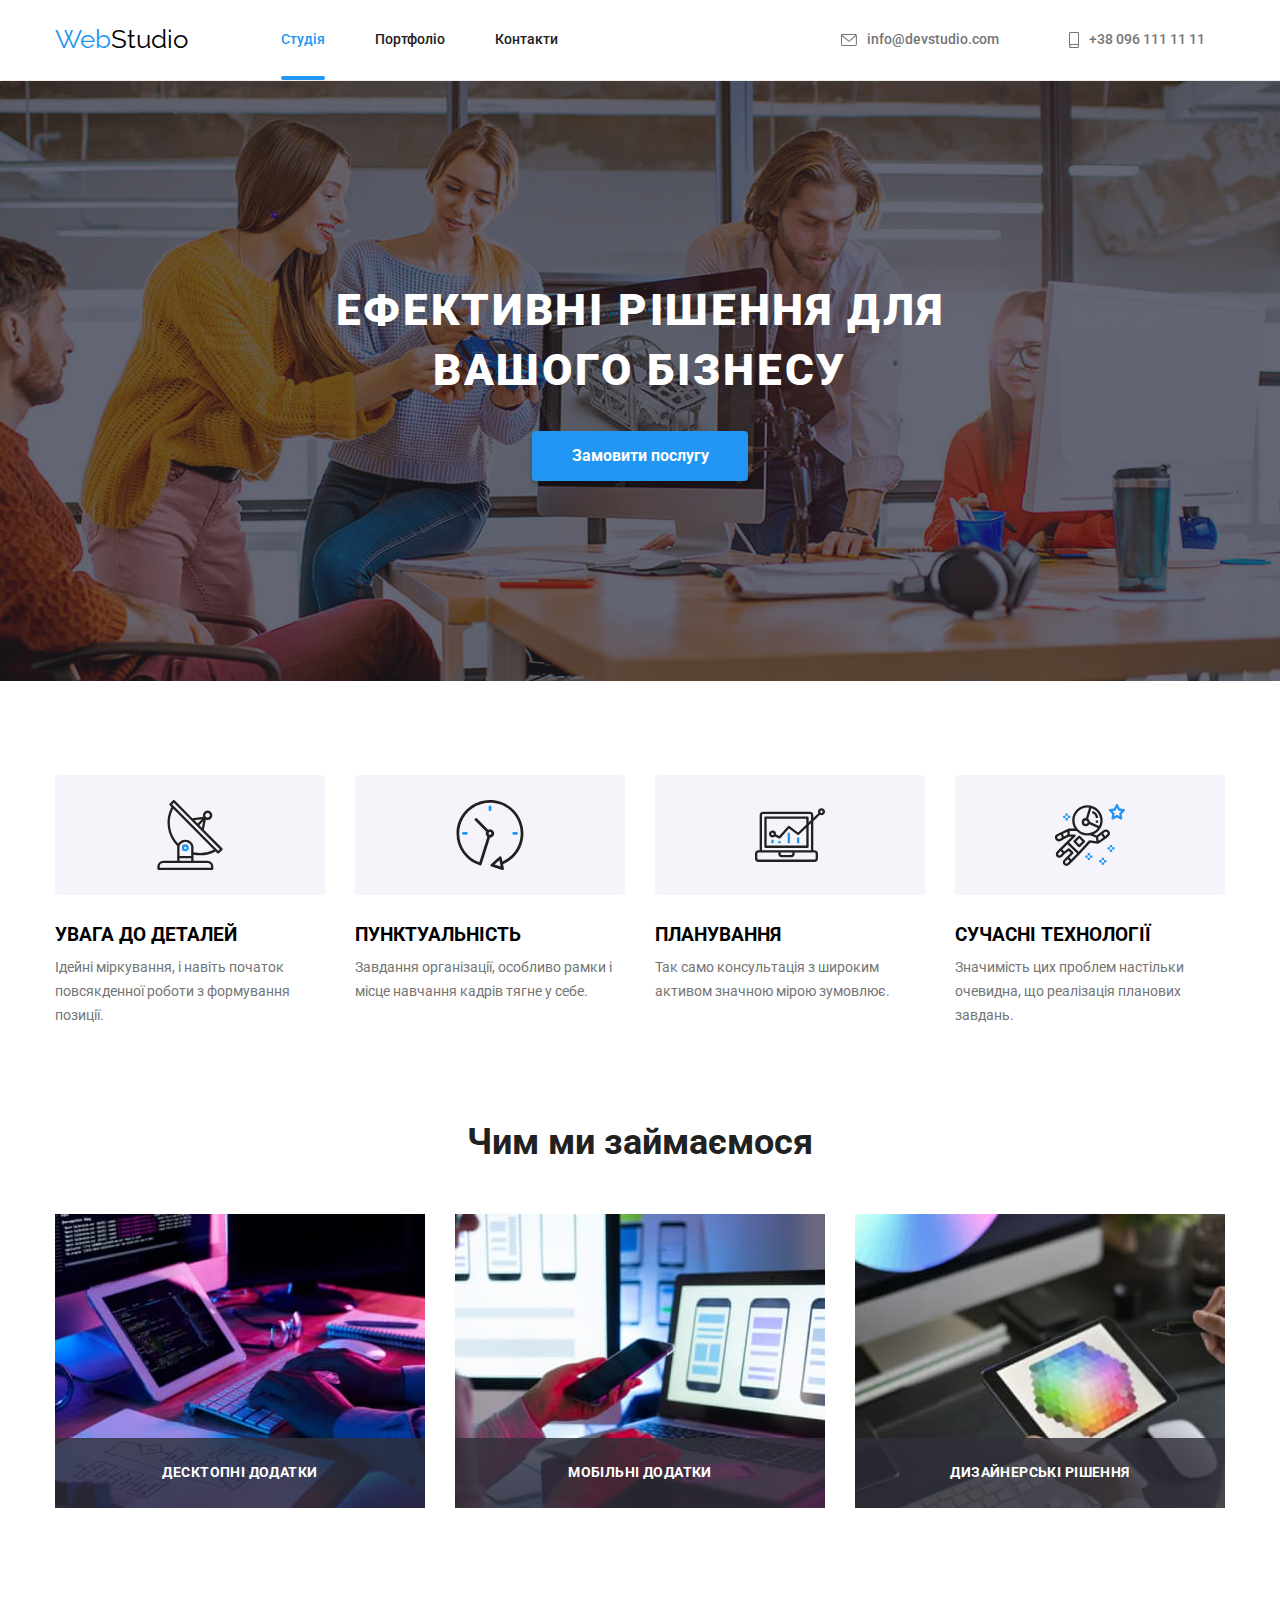
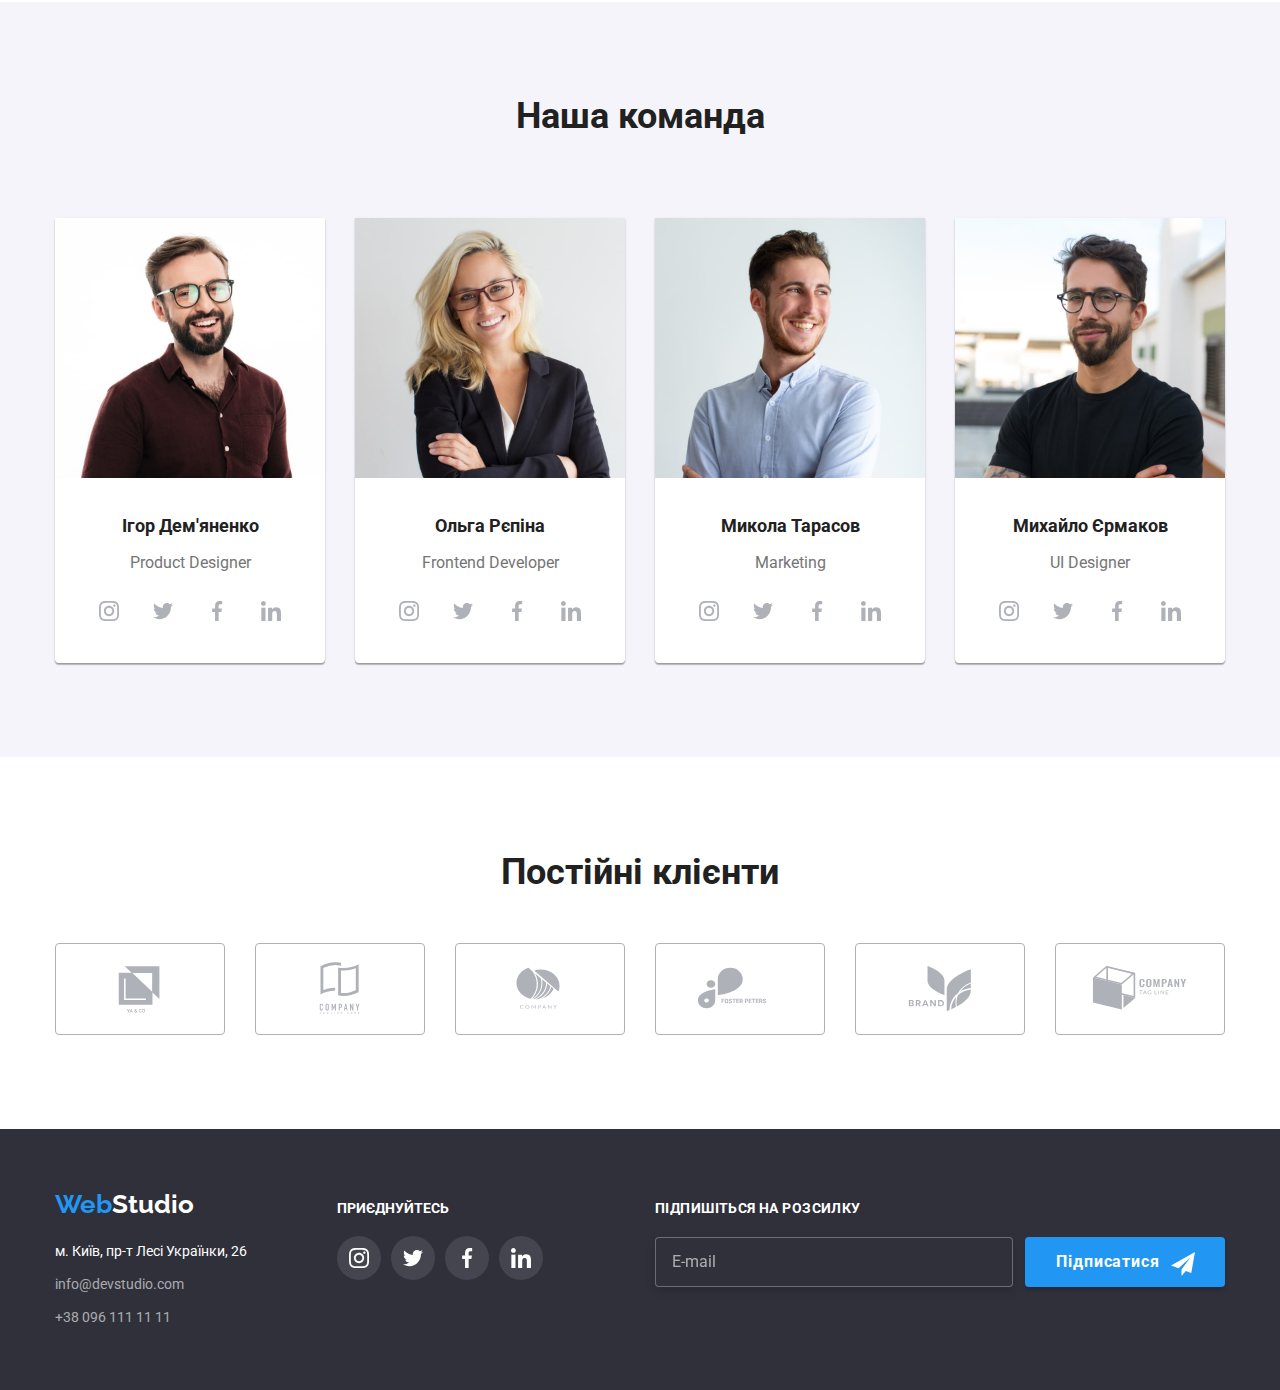
<file: index.html>
<!DOCTYPE html>
<html lang="uk">
  <head>
    <meta charset="UTF-8" />
    <meta http-equiv="X-UA-Compatible" content="IE=edge" />
    <meta name="viewport" content="width=device-width, initial-scale=1.0" />
    <title>Студия</title>
    <link rel="preconnect" href="https://fonts.googleapis.com" />
    <link rel="preconnect" href="https://fonts.gstatic.com" crossorigin />
    <link
      href="https://fonts.googleapis.com/css2?family=Raleway:wght@700&family=Roboto:wght@400;500;700;900&display=swap"
      rel="stylesheet"
    />
    <link
      rel="stylesheet"
      href="https://cdnjs.cloudflare.com/ajax/libs/modern-normalize/1.1.0/modern-normalize.min.css"
    />
    <link rel="stylesheet" href="./css/styles.css" />
  </head>
  <body>
    <!-- header -->
    <header>
      <div class="container main-nav">
        <a href="/" class="logo"> <span class="logo-color">Web</span>Studio </a>
        <nav>
          <ul class="site-nav list">
            <li class="item">
              <a
                class="link-header current"
                href="./index.html"
                class="menu-link"
                >Студія</a
              >
            </li>
            <li class="item">
              <a class="link-header" href="./portfolio.html" class="menu-link"
                >Портфоліо</a
              >
            </li>
            <li class="item">
              <a class="link-header" href="#" class="menu-link">Контакти</a>
            </li>
          </ul>
        </nav>
        <ul class="header-nav list">
          <li class="item icon-envelope">
            <a
              class="header-mail envelope-link"
              href="mailto:info@devstudio.com"
            >
              <svg class="header-mail" width="16" height="12">
                <use href="./image/icons.svg#envelope"></use>
              </svg>

              info@devstudio.com</a
            >
          </li>
          <li class="item icon-smartphone">
            <svg class="header-contact" width="10" height="16">
              <use href="./image/icons.svg#smartphone"></use>
            </svg>
            <a class="header-contact smartphone-link" href="tel:+380961111111"
              >+38 096 111 11 11</a
            >
          </li>
        </ul>
      </div>
    </header>
    <main>
      <!-- section 1  Ефективні рішення -->
      <section class="section-one section">
        <div class="container">
          <h1 class="title-one">
            Ефективні рішення для <br />
            вашого бізнесу
          </h1>
          <button class="button-hero pointer" type="button" data-modal-open>
            Замовити послугу
          </button>
        </div>
        <div class="backdrop is-hidden" data-modal>
          <div class="modal">
            <form class="form">
              <div class="form-title">
                <p>Залиште свої дані, ми вам передзвонимо</p>
              </div>

              <div class="form-field">
                <label for="name" class="form-label">Ім'я</label>

                <input
                  class="form-input"
                  type="text"
                  name="user-name"
                  id="name"
                />
                <span class="icon">
                  <svg class="icon-modal">
                    <use href="./image/icons.svg#person-modal"></use>
                  </svg>
                </span>
              </div>

              <div class="form-field">
                <label for="tel" class="form-label">Телефон</label>

                <input class="form-input" type="tel" name="user-tel" id="tel" />
                <span class="icon">
                  <svg class="icon-modal">
                    <use href="./image/icons.svg#phone-modal"></use>
                  </svg>
                </span>
              </div>

              <div class="form-field">
                <label for="mail" class="form-label">Пошта</label>

                <input
                  class="form-input"
                  type="email"
                  name="user-mail"
                  id="mail"
                />
                <span class="icon">
                  <svg class="icon-modal">
                    <use href="./image/icons.svg#email-modal"></use>
                  </svg>
                </span>
              </div>

              <div class="form-field">
                <label for="comment">Коментар</label>
                <textarea
                  class="comment"
                  name="comment"
                  id="comment"
                  placeholder="Введіть текст"
                  rows="5"
                ></textarea>
              </div>

              <div class="policyty">
                <label class="field" for="agree">
                  <input
                    class="checkbox"
                    type="checkbox"
                    name="agree"
                    value=""
                    id="agree"
                  />
                  <span class="icon-checked"></span> Погоджуюся з розсилкою та
                  приймаю
                  <span class="label"
                    ><a class="terms" href="#">Умови договору</a></span
                  ></label
                >
              </div>

              <button class="modal-submit" type="submit">Відправити</button>
            </form>
            <button class="btn-close" type="button" data-modal-close>
              <svg class="button-close-icon">
                <use href="./image/icons.svg#icon-close"></use>
              </svg>
            </button>
          </div>
        </div>
      </section>
      <!-- section 2 Наші переваги -->
      <section class="feature section">
        <div class="container">
          <h2 hidden>Особливості</h2>
          <ul class="feature-list list">
            <li class="item icon-antenna">
              <h3 class="section-title">УВАГА ДО ДЕТАЛЕЙ</h3>
              <p class="section-two">
                Ідейні міркування, і навіть початок повсякденної роботи з
                формування позиції.
              </p>
            </li>
            <li class="item icon-clock">
              <h3 class="section-title">ПУНКТУАЛЬНІСТЬ</h3>
              <p class="section-two">
                Завдання організації, особливо рамки і місце навчання кадрів
                тягне у себе.
              </p>
            </li>
            <li class="item icon-diagram">
              <h3 class="section-title">ПЛАНУВАННЯ</h3>
              <p class="section-two">
                Так само консультація з широким активом значною мірою зумовлює.
              </p>
            </li>
            <li class="item icon-astronaut">
              <h3 class="section-title">СУЧАСНІ ТЕХНОЛОГІЇ</h3>
              <p class="section-two">
                Значимість цих проблем настільки очевидна, що реалізація
                планових завдань.
              </p>
            </li>
          </ul>
        </div>
      </section>
      <!-- section 3 Чим ми займаємося -->
      <section class="examples section">
        <div class="container">
          <h2 class="section-three">Чим ми займаємося</h2>
          <ul class="list examples-list">
            <li class="item">
              <div class="work-thumb">
                <img src="./image/box1.jpg" alt="photo our work1" width="370" />
                <div class="work-label">
                  <h3 class="workthubm-text">Десктопні додатки</h3>
                </div>
              </div>
            </li>
            <li class="item">
              <div class="work-thumb">
                <img src="./image/box2.jpg" alt="photo our work2" width="370" />
                <div class="work-label">
                  <h3 class="workthubm-text">Мобільні додатки</h3>
                </div>
              </div>
            </li>
            <li class="item">
              <div class="work-thumb">
                <img src="./image/box3.jpg" alt="photo our work3" width="370" />
                <div class="work-label">
                  <h3 class="workthubm-text">Дизайнерські рішення</h3>
                </div>
              </div>
            </li>
          </ul>
        </div>
      </section>
      <!-- section 4 Наша команда -->
      <section class="secondary-section section">
        <div class="container">
          <h2 class="section-four">Наша команда</h2>
          <div class="team-text">
            <ul class="cards list team-list">
              <li class="card">
                <img
                  class="card-image"
                  src="./image/worker1.jpg"
                  alt="Product Designer"
                  width="270"
                />
                <div class="members">
                  <h3 class="card-title">Ігор Дем'яненко</h3>
                  <p class="card-description">Product Designer</p>
                  <div>
                    <ul class="social-link list">
                      <li class="net-item">
                        <a class="net-link link" href="">
                          <svg class="link-icon">
                            <use href="./image/icons.svg#instagram"></use>
                          </svg>
                        </a>
                      </li>
                      <li class="net-item">
                        <a class="net-link link" href="">
                          <svg class="link-icon">
                            <use href="./image/icons.svg#twitter"></use>
                          </svg>
                        </a>
                      </li>
                      <li class="net-item">
                        <a class="net-link link" href="">
                          <svg class="link-icon">
                            <use href="./image/icons.svg#facebook"></use>
                          </svg>
                        </a>
                      </li>
                      <li class="net-item">
                        <a class="net-link link" href="">
                          <svg class="link-icon">
                            <use href="./image/icons.svg#linkedin"></use>
                          </svg>
                        </a>
                      </li>
                    </ul>
                  </div>
                </div>
              </li>

              <li class="card">
                <img
                  class="card-image"
                  src="./image/worker2.jpg"
                  alt="Frontend Developer"
                  width="270"
                />
                <div class="members">
                  <h3 class="card-title">Ольга Рєпіна</h3>
                  <p class="card-description">Frontend Developer</p>
                  <div>
                    <ul class="social-link list">
                      <li class="net-item">
                        <a class="net-link link" href="">
                          <svg class="link-icon">
                            <use href="./image/icons.svg#instagram"></use>
                          </svg>
                        </a>
                      </li>
                      <li class="net-item">
                        <a class="net-link link" href="">
                          <svg class="link-icon">
                            <use href="./image/icons.svg#twitter"></use>
                          </svg>
                        </a>
                      </li>
                      <li class="net-item">
                        <a class="net-link link" href="">
                          <svg class="link-icon">
                            <use href="./image/icons.svg#facebook"></use>
                          </svg>
                        </a>
                      </li>
                      <li class="net-item">
                        <a class="net-link link" href="">
                          <svg class="link-icon">
                            <use href="./image/icons.svg#linkedin"></use>
                          </svg>
                        </a>
                      </li>
                    </ul>
                  </div>
                </div>
              </li>

              <li class="card">
                <img
                  class="card-image"
                  src="./image/worker3.jpg"
                  alt="Marketing"
                  width="270"
                />
                <div class="members">
                  <h3 class="card-title">Микола Тарасов</h3>
                  <p class="card-description">Marketing</p>
                  <div>
                    <ul class="social-link list">
                      <li class="net-item">
                        <a class="net-link link" href="">
                          <svg class="link-icon">
                            <use href="./image/icons.svg#instagram"></use>
                          </svg>
                        </a>
                      </li>
                      <li class="net-item">
                        <a class="net-link link" href="">
                          <svg class="link-icon">
                            <use href="./image/icons.svg#twitter"></use>
                          </svg>
                        </a>
                      </li>
                      <li class="net-item">
                        <a class="net-link link" href="">
                          <svg class="link-icon">
                            <use href="./image/icons.svg#facebook"></use>
                          </svg>
                        </a>
                      </li>
                      <li class="net-item">
                        <a class="net-link link" href="">
                          <svg class="link-icon">
                            <use href="./image/icons.svg#linkedin"></use>
                          </svg>
                        </a>
                      </li>
                    </ul>
                  </div>
                </div>
              </li>
              <li class="card">
                <img
                  class="card-image"
                  src="./image/worker4.jpg"
                  alt="UI Designer"
                  width="270"
                />
                <div class="members">
                  <h3 class="card-title">Михайло Єрмаков</h3>
                  <p class="card-description">UI Designer</p>
                  <div>
                    <ul class="social-link list">
                      <li class="net-item">
                        <a class="net-link link" href="">
                          <svg class="link-icon">
                            <use href="./image/icons.svg#instagram"></use>
                          </svg>
                        </a>
                      </li>
                      <li class="net-item">
                        <a class="net-link link" href="">
                          <svg class="link-icon">
                            <use href="./image/icons.svg#twitter"></use>
                          </svg>
                        </a>
                      </li>
                      <li class="net-item">
                        <a class="net-link link" href="">
                          <svg class="link-icon">
                            <use href="./image/icons.svg#facebook"></use>
                          </svg>
                        </a>
                      </li>
                      <li class="net-item">
                        <a class="net-link link" href="">
                          <svg class="link-icon">
                            <use href="./image/icons.svg#linkedin"></use>
                          </svg>
                        </a>
                      </li>
                    </ul>
                  </div>
                </div>
              </li>
            </ul>
          </div>
        </div>
      </section>
      <section class="section">
        <div class="container">
          <h2 class="section-five">Постійні клієнти</h2>
          <ul class="clients-list">
            <li class="clients">
              <a class="client-link" href="#"
                ><svg class="clients-icon">
                  <use href="./image/icons.svg#yaco"></use>
                </svg>
              </a>
            </li>
            <li class="clients">
              <a class="client-link" href="#"
                ><svg class="clients-icon">
                  <use href="./image/icons.svg#tagline"></use>
                </svg>
              </a>
            </li>
            <li class="clients">
              <a class="client-link" href="#"
                ><svg class="clients-icon">
                  <use href="./image/icons.svg#company"></use>
                </svg>
              </a>
            </li>
            <li class="clients">
              <a class="client-link" href="#"
                ><svg class="clients-icon">
                  <use href="./image/icons.svg#foster"></use>
                </svg>
              </a>
            </li>
            <li class="clients">
              <a class="client-link" href="#"
                ><svg class="clients-icon">
                  <use href="./image/icons.svg#brand"></use>
                </svg>
              </a>
            </li>
            <li class="clients">
              <a class="client-link" href="#"
                ><svg class="clients-icon">
                  <use href="./image/icons.svg#companytagline"></use>
                </svg>
              </a>
            </li>
          </ul>
        </div>
      </section>
    </main>
    <!-- footer Контакти -->
    <footer class="footer-section">
      <div class="container footer-container">
        <div class="wrapper">
          <a href="#" class="logo-footer"
            ><span class="logo-color">Web</span>Studio</a
          >
          <address>
            <ul class="list">
              <li>
                <a class="footer-adress" href="#"
                  >м. Київ, пр-т Лесі Українки, 26</a
                >
              </li>
              <li>
                <a class="footer-contact" href="mailto:info@devstudio.com"
                  >info@devstudio.com</a
                >
              </li>
              <li class="tel">
                <a class="footer-contact" href="tel:+380961111111"
                  >+38 096 111 11 11</a
                >
              </li>
            </ul>
          </address>
        </div>
        <div class="footer-link">
          <p><strong class="slogan-footer">Приєднуйтесь</strong></p>
          <ul class="social-link list">
            <li class="net-item">
              <a class="net-link join-link link" href="">
                <svg class="link-icon">
                  <use href="./image/icons.svg#instagram"></use>
                </svg>
              </a>
            </li>
            <li class="net-item">
              <a class="net-link join-link link" href="">
                <svg class="link-icon">
                  <use href="./image/icons.svg#twitter"></use>
                </svg>
              </a>
            </li>
            <li class="net-item">
              <a class="net-link join-link link" href="">
                <svg class="link-icon">
                  <use href="./image/icons.svg#facebook"></use>
                </svg>
              </a>
            </li>
            <li class="net-item">
              <a class="net-link join-link link" href="">
                <svg class="link-icon">
                  <use href="./image/icons.svg#linkedin"></use>
                </svg>
              </a>
            </li>
          </ul>
        </div>
        <div>
          <form class="form-subscribe" action="">
            <div class="form-field-footer">
              <label class="subscribe-text" for="text"
                >Підпишіться на розсилку</label
              >
              <input
                class="subscribe-input"
                type="email"
                name="user-mail"
                id="email"
                placeholder="E-mail"
              />
            </div>
            <button class="subscribe" type="submit">
              Підписатися<svg class="icon-send">
                <use href="./image/icons.svg#icon-send"></use>
              </svg>
            </button>
          </form>
        </div>
      </div>
    </footer>
    <script src="./js/modal.js"></script>
  </body>
</html>
</file>
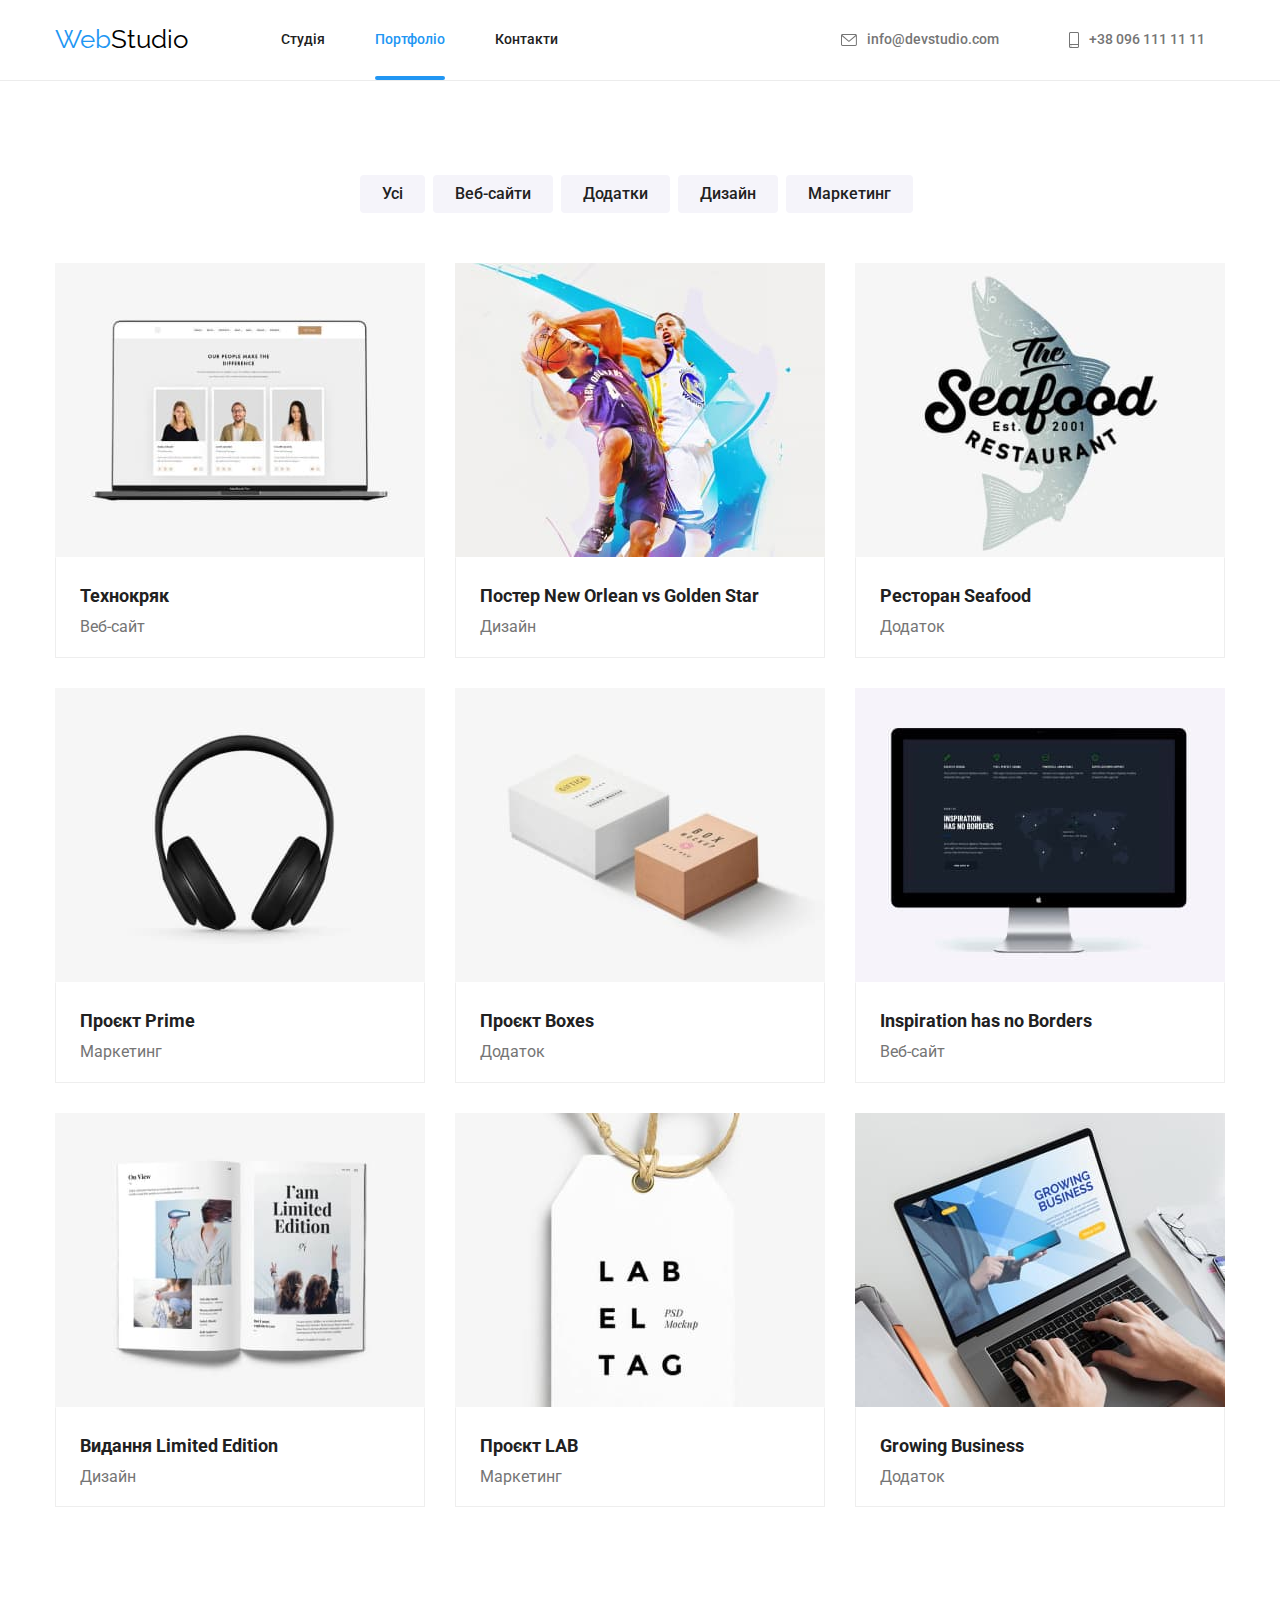
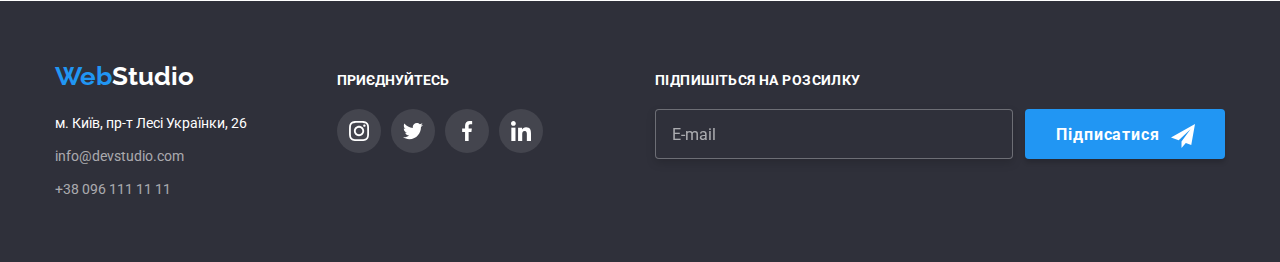
<file: portfolio.html>
<!DOCTYPE html>
<html lang="uk">
  <head>
    <meta charset="UTF-8" />
    <meta http-equiv="X-UA-Compatible" content="IE=edge" />
    <meta name="viewport" content="width=device-width, initial-scale=1.0" />
    <title>Портфолио</title>
    <link rel="preconnect" href="https://fonts.googleapis.com" />
    <link rel="preconnect" href="https://fonts.gstatic.com" crossorigin />
    <link
      href="https://fonts.googleapis.com/css2?family=Raleway:wght@700&family=Roboto:wght@400;500;700;900&display=swap"
      rel="stylesheet"
    />
    <link
      rel="stylesheet"
      href="https://cdnjs.cloudflare.com/ajax/libs/modern-normalize/1.1.0/modern-normalize.min.css"
    />
    <link rel="stylesheet" href="./css/styles.css" />
  </head>
  <body>
    <!-- header портфолио-->
    <header>
      <div class="container main-nav">
        <a href="/" class="logo"> <span class="logo-color">Web</span>Studio </a>
        <nav>
          <ul class="site-nav list">
            <li class="item">
              <a class="link-header" href="./index.html">Студія</a>
            </li>
            <li class="item">
              <a class="link-header current" href="./portfolio.html"
                >Портфоліо</a
              >
            </li>
            <li class="item"><a class="link-header" href="#">Контакти</a></li>
          </ul>
        </nav>
        <ul class="header-nav list">
          <li class="item icon-envelope">
            <a
              class="header-mail envelope-link"
              href="mailto:info@devstudio.com"
            >
              <svg class="header-mail" width="16" height="12">
                <use href="./image/icons.svg#envelope"></use>
              </svg>

              info@devstudio.com</a
            >
          </li>
          <li class="item icon-smartphone">
            <svg class="header-contact" width="10" height="16">
              <use href="./image/icons.svg#smartphone"></use>
            </svg>
            <a class="header-contact smartphone-link" href="tel:+380961111111"
              >+38 096 111 11 11</a
            >
          </li>
        </ul>
      </div>
    </header>
    <main>
      <!-- maim section -->
      <section class="section">
        <div class="container">
          <h1 hidden>Портфолио</h1>
          <ul class="list filter-list">
            <li class="item">
              <button class="button pointer" type="button">Усі</button>
            </li>
            <li class="item">
              <button class="button pointer" type="button">Веб-сайти</button>
            </li>
            <li class="item">
              <button class="button pointer" type="button">Додатки</button>
            </li>
            <li class="item">
              <button class="button pointer" type="button">Дизайн</button>
            </li>
            <li class="item">
              <button class="button pointer" type="button">Маркетинг</button>
            </li>
          </ul>
          <div class="title-portfolio">
            <ul class="cards list portfolio-list">
              <li class="card-item">
                <a class="link-hero" href=""
                  ><div class="product-thumb">
                    <img
                      class="card-image"
                      src="./image/technocrack.jpg"
                      alt="Технокряк"
                      width="370"
                    />
                    <div class="thumb-overlay">
                      <p class="thumb-text">
                        Ресурс пропонує комплексні пропозиції з різним рівнем
                        функціоналу та сервісів. Все це дозволить відвідувачу
                        отримати вичерпні відомості про компанію чи приватну
                        особу.
                      </p>
                    </div>
                  </div>
                  <div class="project">
                    <h2 class="card-title">Технокряк</h2>
                    <p class="card-description">Веб-сайт</p>
                  </div></a
                >
              </li>
              <li class="card-item">
                <a class="link-hero" href=""
                  ><div class="product-thumb">
                    <img
                      class="card-image"
                      src="./image/posnerneworlean.jpg"
                      alt="Постер Баскетбол"
                      width="370"
                    />
                    <div class="thumb-overlay">
                      <p class="thumb-text">
                        Ресурс пропонує комплексні пропозиції з різним рівнем
                        функціоналу та сервісів. Все це дозволить відвідувачу
                        отримати вичерпні відомості про компанію чи приватну
                        особу.
                      </p>
                    </div>
                  </div>
                  <div class="project">
                    <h2 class="card-title">Постер New Orlean vs Golden Star</h2>
                    <p class="card-description">Дизайн</p>
                  </div></a
                >
              </li>
              <li class="card-item">
                <a class="link-hero" href=""
                  ><div class="product-thumb">
                    <img
                      class="card-image"
                      src="./image/seafood.jpg"
                      alt="Ресторан морепродуктів"
                      width="370"
                    />
                    <div class="thumb-overlay">
                      <p class="thumb-text">
                        Ресурс пропонує комплексні пропозиції з різним рівнем
                        функціоналу та сервісів. Все це дозволить відвідувачу
                        отримати вичерпні відомості про компанію чи приватну
                        особу.
                      </p>
                    </div>
                  </div>
                  <div class="project">
                    <h2 class="card-title">Ресторан Seafood</h2>
                    <p class="card-description">Додаток</p>
                  </div></a
                >
              </li>
              <li class="card-item">
                <a class="link-hero" href=""
                  ><div class="product-thumb">
                    <img
                      class="card-image"
                      src="./image/pojectprime.jpg"
                      alt="Проєкт Прайм"
                      width="370"
                    />
                    <div class="thumb-overlay">
                      <p class="thumb-text">
                        Ресурс пропонує комплексні пропозиції з різним рівнем
                        функціоналу та сервісів. Все це дозволить відвідувачу
                        отримати вичерпні відомості про компанію чи приватну
                        особу.
                      </p>
                    </div>
                  </div>
                  <div class="project">
                    <h2 class="card-title">Проєкт Prime</h2>
                    <p class="card-description">Маркетинг</p>
                  </div></a
                >
              </li>
              <li class="card-item">
                <a class="link-hero" href=""
                  ><div class="product-thumb">
                    <img
                      class="card-image"
                      src="./image/projectboxes.jpg"
                      alt="Проєкт Коробки"
                      width="370"
                    />
                    <div class="thumb-overlay">
                      <p class="thumb-text">
                        Ресурс пропонує комплексні пропозиції з різним рівнем
                        функціоналу та сервісів. Все це дозволить відвідувачу
                        отримати вичерпні відомості про компанію чи приватну
                        особу.
                      </p>
                    </div>
                  </div>
                  <div class="project">
                    <h2 class="card-title">Проєкт Boxes</h2>
                    <p class="card-description">Додаток</p>
                  </div></a
                >
              </li>
              <li class="card-item">
                <a class="link-hero" href=""
                  ><div class="product-thumb">
                    <img
                      class="card-image"
                      src="./image/inspirationborders.jpg"
                      alt="Натхнення не має кордонів"
                      width="370"
                    />
                    <div class="thumb-overlay">
                      <p class="thumb-text">
                        Ресурс пропонує комплексні пропозиції з різним рівнем
                        функціоналу та сервісів. Все це дозволить відвідувачу
                        отримати вичерпні відомості про компанію чи приватну
                        особу.
                      </p>
                    </div>
                  </div>
                  <div class="project">
                    <h2 class="card-title">Inspiration has no Borders</h2>
                    <p class="card-description">Веб-сайт</p>
                  </div></a
                >
              </li>
              <li class="card-item">
                <a class="link-hero" href=""
                  ><div class="product-thumb">
                    <img
                      class="card-image"
                      src="./image/limitededition.jpg"
                      alt="обмежене видання"
                      width="370"
                    />
                    <div class="thumb-overlay">
                      <p class="thumb-text">
                        Ресурс пропонує комплексні пропозиції з різним рівнем
                        функціоналу та сервісів. Все це дозволить відвідувачу
                        отримати вичерпні відомості про компанію чи приватну
                        особу.
                      </p>
                    </div>
                  </div>
                  <div class="project">
                    <h2 class="card-title">Видання Limited Edition</h2>
                    <p class="card-description">Дизайн</p>
                  </div></a
                >
              </li>
              <li class="card-item">
                <a class="link-hero" href=""
                  ><div class="product-thumb">
                    <img
                      class="card-image"
                      src="./image/projectlab.jpg"
                      alt="Проєкт Лаб"
                      width="370"
                    />
                    <div class="thumb-overlay">
                      <p class="thumb-text">
                        Ресурс пропонує комплексні пропозиції з різним рівнем
                        функціоналу та сервісів. Все це дозволить відвідувачу
                        отримати вичерпні відомості про компанію чи приватну
                        особу.
                      </p>
                    </div>
                  </div>
                  <div class="project">
                    <h2 class="card-title">Проєкт LAB</h2>
                    <p class="card-description">Маркетинг</p>
                  </div></a
                >
              </li>
              <li class="card-item">
                <a class="link-hero" href=""
                  ><div class="product-thumb">
                    <img
                      class="card-image"
                      src="./image/growingbusiness.jpg"
                      alt="Зростаючий бізнес"
                      width="370"
                    />
                    <div class="thumb-overlay">
                      <p class="thumb-text">
                        Ресурс пропонує комплексні пропозиції з різним рівнем
                        функціоналу та сервісів. Все це дозволить відвідувачу
                        отримати вичерпні відомості про компанію чи приватну
                        особу.
                      </p>
                    </div>
                  </div>
                  <div class="project">
                    <h2 class="card-title">Growing Business</h2>
                    <p class="card-description">Додаток</p>
                  </div></a
                >
              </li>
            </ul>
          </div>
        </div>
      </section>
    </main>
    <!-- footer Контакти -->
    <footer class="footer-section">
      <div class="container footer-container">
        <div class="wrapper">
          <a href="#" class="logo-footer"
            ><span class="logo-color">Web</span>Studio</a
          >
          <address>
            <ul class="list">
              <li>
                <a class="footer-adress" href="#"
                  >м. Київ, пр-т Лесі Українки, 26</a
                >
              </li>
              <li>
                <a class="footer-contact" href="mailto:info@devstudio.com"
                  >info@devstudio.com</a
                >
              </li>
              <li class="tel">
                <a class="footer-contact" href="tel:+380961111111"
                  >+38 096 111 11 11</a
                >
              </li>
            </ul>
          </address>
        </div>
        <div class="footer-link">
          <h2 class="slogan-footer">Приєднуйтесь</h2>
          <ul class="social-link list">
            <li class="net-item">
              <a class="net-link join-link link" href="">
                <svg class="link-icon">
                  <use href="./image/icons.svg#instagram"></use>
                </svg>
              </a>
            </li>
            <li class="net-item">
              <a class="net-link join-link link" href="">
                <svg class="link-icon">
                  <use href="./image/icons.svg#twitter"></use>
                </svg>
              </a>
            </li>
            <li class="net-item">
              <a class="net-link join-link link" href="">
                <svg class="link-icon">
                  <use href="./image/icons.svg#facebook"></use>
                </svg>
              </a>
            </li>
            <li class="net-item">
              <a class="net-link join-link link" href="">
                <svg class="link-icon">
                  <use href="./image/icons.svg#linkedin"></use>
                </svg>
              </a>
            </li>
          </ul>
        </div>
        <div>
          <form class="form-subscribe" action="">
            <div class="form-field-footer">
              <label class="subscribe-text" for="text"
                >Підпишіться на розсилку</label
              >
              <input
                class="subscribe-input"
                type="email"
                name="user-mail"
                id="email"
                placeholder="E-mail"
              />
            </div>
            <button class="subscribe" type="submit">
              Підписатися<svg class="icon-send">
                <use href="./image/icons.svg#icon-send"></use>
              </svg>
            </button>
          </form>
        </div>
      </div>
    </footer>
  </body>
</html>
</file>
<file: css/styles.css>
:root {
  --main-white-color: #ffffff;
  --main-text-color: #212121;
  --secondary-text-color: #757575;
  --accent-color: #2196f3;
  --main-bgc-white: #f5f5f5;
  --main-bgc-grey: #f5f4fa;
  --secondary-bgc: #2f303a;
  --secondary-accent-color: rgba(255, 255, 255, 0.6);
  --active-bgc-button: #188ce8;
  --main-fill: #afb1b8;
  --secondary-fill: #000000;
  --timing-function: cubic-bezier(0.4, 0, 0.2, 1);
}

h1,
h2,
h3,
h4,
h5,
h6,
p,
ul {
  margin: 0;
}

body {
  background-color: var(--main-white-color);
  font-family: Roboto, sans-serif;
  /* outline: 2px solid tomato; */
}

header {
  border-bottom: 1px solid #ececec;
}

.list {
  list-style: none;
  padding: 0;
  margin: 0;
  /* outline: 2px solid red; */
}

button {
  font-family: inherit;
}

:hover {
  transition: 250ms cubic-bezier(0.4, 0, 0.2, 1);
}
:focus {
  transition: 250ms cubic-bezier(0.4, 0, 0.2, 1);
}

.button:hover,
.button:focus {
  /* background-color: var(--accent-color);
  background-color: var(--active-bgc-button); */
  color: var(--main-white-color);
}

.button-hero:hover,
.button-hero:focus {
  background-color: var(--active-bgc-button);
  color: var(--main-white-color);
}

.pointer {
  cursor: pointer;
}

.container {
  margin-left: auto;
  margin-right: auto;
  width: 1200px;
  padding-left: 15px;
  padding-right: 15px;
  /* outline: 2px solid tomato; */
}

.site-nav {
  display: flex;
  margin-left: 93px;
}

.header-nav {
  display: flex;
  margin-left: auto;
}

.header-nav .item + .item {
  margin-left: 50px;
}

.site-nav .item:not(:last-child) {
  margin-right: 50px;
}
.site-nav .link-header.current {
  color: var(--accent-color);
}
.site-nav .list {
  display: block;
}

.logo {
  color: #000000;
  font-family: Raleway, sans-serif;
  font-size: 26px;
  line-height: 1.19;
  text-decoration: none;
  padding-top: 24px;
  padding-bottom: 25px;
}
.logo-footer {
  display: block;
  color: var(--main-white-color);
  font-family: "Raleway";
  font-weight: 700;
  font-size: 26px;
  line-height: 1.19;
  text-decoration: none;
  margin-bottom: 20px;
}
.logo-color {
  color: var(--accent-color);
}

/* header {
  outline: 2px solid orangered;
} */

.main-nav {
  display: flex;
  align-items: center;
}

.link-header {
  display: block;
  position: relative;
  color: var(--main-text-color);
  text-decoration: none;
  font-weight: 500;
  font-size: 14px;
  line-height: 1.14;
  padding-top: 32px;
  padding-bottom: 32px;
  /* outline: 1px solid teal; */
}

.current.link-header::after {
  content: " ";
  display: block;
  position: absolute;
  left: 0;
  bottom: 0;
  width: 100%;
  height: 4px;
  border-radius: 2px;
  background-color: var(--accent-color);
  opacity: 1;
  transition: opacity 250ms var(--timing-function);
}

a.link-header {
  /* outline: 2px solid yellow; */
}

.link-header:hover,
.link-header:focus {
  color: var(--accent-color);
}

.header-mail {
  display: flex;
  color: var(--secondary-text-color);
  text-decoration: none;
  font-weight: 500;
  font-size: 14px;
  line-height: 1.14;
  margin-right: 10px;
  align-self: center;
  /* outline: 2px solid blueviolet; */
}
.header-contact {
  display: flex;
  color: var(--secondary-text-color);
  text-decoration: none;
  font-weight: 500;
  font-size: 14px;
  line-height: 1.14;
  margin-right: 10px;
  align-self: center;
  /* outline: 2px solid red; */
}

.header-contact:hover,
.icon-envelope:hover,
.header-contact:focus {
  color: var(--accent-color);
  fill: var(--accent-color);
}

.header-mail:hover,
.icon-smartphone:hover,
.header-mail:focus {
  color: var(--accent-color);
  fill: var(--accent-color);
}

/* .header-mail::before:hover{
fill: var(--accent-color);
} */

.work-thumb {
  position: relative;
  width: 100%;
  height: 100%;
}

.work-thumb::before {
  display: inline-block;
  content: " ";
  position: absolute;
  /* outline: 2px solid tomato; */
  bottom: 0;
  left: 0;
  width: 100%;
  height: 70px;
  background-color: rgba(47, 48, 58, 0.8);
}

.button-hero {
  color: var(--main-white-color);
  background-color: var(--accent-color);
  font-weight: 700;
  font-size: 16px;
  line-height: 1.87;
  border-radius: 4px;
  border: transparent;
  padding: 10px 32px;
  min-width: 216px;
  /* outline: 2px solid red; */
  text-align: center;
  /* margin-bottom: 200px; */
  margin-top: 30px;
  box-shadow: 0px 4px 4px rgba(0, 0, 0, 0.15);
}

.form {
  width: 448px;
  height: 100%;
  /* outline: 1px solid tomato; */
  margin-left: auto;
  margin-right: auto;
}

.form-field {
  position: relative;
  /* outline: 1px solid blue; */
  display: flex;
  flex-direction: column;
  text-align: left;
  margin-bottom: 10px;
}

.form-field-footer {
  position: relative;
  /* outline: 1px solid orangered; */
  display: flex;
  flex-direction: column;
  text-align: left;
  margin-right: 12px;
}

.form-subscribe {
  width: 570px;
  height: 86px;
  margin-left: 93px;
  position: relative;
  /* outline: 1px solid olive; */
  display: flex;
}

.subscribe-text {
  font-weight: 700;
  font-size: 14px;
  line-height: 1.14;
  letter-spacing: 0.03em;
  text-transform: uppercase;
  color: var(--main-white-color);
  margin-bottom: 20px;
}

.subscribe-input {
  width: 358px;
  height: 50px;
  background-color: var(--secondary-bgc);
  border: 1px solid rgba(255, 255, 255, 0.3);
  filter: drop-shadow(0px 4px 4px rgba(0, 0, 0, 0.15));
  border-radius: 4px;
  padding: 15px 16px;
  color: var(--main-white-color);
}

.form-subscribe .subscribe-input::placeholder {
  color: rgba(255, 255, 255, 0.6);
}

.subscribe {
  padding-left: 28px;
  padding-right: 62px;
  position: absolute;
  right: 0;
  bottom: 0;
  width: 200px;
  height: 50px;
  box-shadow: 0px 4px 4px rgba(0, 0, 0, 0.15);
  border-radius: 4px;
  border-color: transparent;
  color: var(--main-white-color);
  font-weight: 700;
  font-size: 16px;
  line-height: 1.87;
  /* align-items: center;
text-align: center; */
  letter-spacing: 0.06em;
  background-color: var(--accent-color);
}

.icon-send {
  position: absolute;
  display: block;
  width: 24px;
  height: 24px;
  top: 13px;
  right: 28px;
  fill: var(--main-white-color);
}

input {
  padding-left: 42px;
}

.form-field input,
.comment {
  border: 1px solid rgba(33, 33, 33, 0.2);
  border-radius: 4px;
}

.comment {
  padding: 12px 16px;
  resize: none;
}

.form-field input:hover {
  border-color: var(--accent-color);
  cursor: pointer;
}

.form-field input:focus {
  outline: 1px solid var(--accent-color);
}

.comment:hover,
.comment:focus {
  outline: 1px solid var(--accent-color);
}

.form-field input {
  height: 40px;
}

.form-field label {
  margin-bottom: 4px;
  font-size: 12px;
  line-height: 1.17;
  letter-spacing: 0.01em;
  color: var(--secondary-text-color);
}

.form-field .comment::placeholder {
  /* padding-left: 16px;
  padding-top: 12px; */
  color: rgba(117, 117, 117, 0.5);
}

.policyty {
  margin-top: 20px;
  margin-bottom: 30px;
}

.policyty label {
  font-weight: 400;
  font-size: 14px;
  line-height: 1.71;
  letter-spacing: 0.03em;
  color: var(--secondary-text-color);
}

.modal-submit {
  padding: 10px 52px;
  color: var(--main-white-color);
  background-color: var(--accent-color);
  border-color: var(--accent-color);
  box-shadow: 0px 4px 4px rgba(0, 0, 0, 0.15);
  border-radius: 4px;
  font-weight: 700;
  font-size: 16px;
  line-height: 1.87;
  text-align: center;
  letter-spacing: 0.06em;
}

.modal-submit:hover {
  cursor: pointer;
  background-color: var(--active-bgc-button);
}

.form-title {
  font-weight: 700;
  margin-bottom: 12px;
  /* margin-top: 40px; */
  font-size: 20px;
  line-height: 1.05;
  text-align: center;
  letter-spacing: 0.03em;
  color: var(--main-text-color);
}

.button.pointer {
  /* display: block; */
  color: var(--main-text-color);
  background-color: var(--main-bgc-grey);
  font-weight: 500;
  font-size: 16px;
  line-height: 1.62;
  border-radius: 4px;
  border: transparent;
  text-align: center;
  padding-left: 22px;
  padding-right: 22px;
  padding-top: 6px;
  padding-bottom: 6px;
}

.button.pointer:hover,
.button.pointer:focus {
  background-color: var(--accent-color);
  color: var(--main-white-color);
  box-shadow: 0px 3px 1px rgba(0, 0, 0, 0.1), 0px 1px 2px rgba(0, 0, 0, 0.08),
    0px 2px 2px rgba(0, 0, 0, 0.12);
}

.section {
  padding-top: 94px;
  padding-bottom: 94px;
}

.section-one {
  margin: 0 auto;
  background-color: var(--secondary-bgc);
  text-align: center;
  padding-top: 200px;
  padding-bottom: 200px;
  background-image: linear-gradient(
      to right,
      rgba(47, 48, 58, 0.4),
      rgba(47, 48, 58, 0.4)
    ),
    url(../image/backgroudhero.png);
  background-repeat: no-repeat;
  background-position: center;
  height: 600px;
  max-width: 1600px;
  background-size: cover;
}

.title-one {
  color: var(--main-white-color);
  text-align: center;
  letter-spacing: 0.06em;
  text-transform: uppercase;
  font-weight: 900;
  font-size: 44px;
  line-height: 1.36;
  margin-top: 0px;
}

.backdrop {
  position: fixed;
  top: 0;
  left: 0;
  width: 100%;
  height: 100%;
  background-color: rgba(0, 0, 0, 0.2);
  z-index: 2;
}

.backdrop.is-hidden {
  opacity: 0;
  pointer-events: none;
}

.modal {
  position: absolute;
  top: 50%;
  left: 50%;
  padding: 40px;
  transform: translate(-50%, -50%);
  height: 581px;
  width: 528px;
  /* padding: 15px; */
  background: var(--main-white-color);
  box-shadow: 0px 1px 3px rgba(0, 0, 0, 0.12), 0px 1px 1px rgba(0, 0, 0, 0.14),
    0px 2px 1px rgba(0, 0, 0, 0.2);
  border-radius: 4px;
}

.btn-close {
  position: absolute;
  display: block;
  width: 30px;
  height: 30px;
  top: 8px;
  right: 8px;
  padding: 0;
  cursor: pointer;
  color: var(--secondary-fill);
  border-radius: 50%;
  border: 1px solid rgba(0, 0, 0, 0.1);
  background-color: var(--main-white-color);
}

.btn-close:hover {
  color: var(--accent-color);
  fill: var(--accent-color);
}

.button-close-icon {
  position: absolute;
  display: block;
  width: 20px;
  height: 20px;
  top: 5px;
  left: 4px;
  padding: 0;

  fill: currentColor;
  border-radius: 50%;
  /* border: 1px solid rgba(0, 0, 0, 0.1); */
  background-color: var(--main-white-color);
  pointer-events: none;
}

/* .button-close-icon:hover {
  fill: var(--accent-color);
  cursor: pointer;
} */

.field {
  display: flex;
  gap: 7px;
  /* outline: 1px solid greenyellow; */
  align-items: center;
  justify-content: center;
}

.terms {
  color: var(--accent-color);
}

.icon {
  position: absolute;
  bottom: 20px;
  left: 14px;
  transform: translateY(50%);

  display: block;
  width: 20px;
  height: 20px;
  /* background-color: tomato; */
}

.icon-modal {
  position: absolute;
  width: 20px;
  height: 20px;
  /* color: #188ce8; */
}

.form-input:focus {
}

.icon-checked {
  display: inline-block;
  width: 16px;
  height: 15px;
  border: 2px solid var(--main-text-color);
  border-radius: 2px;
}

.checkbox:checked + .icon-checked {
  background-color: var(--accent-color);
  border-color: var(--accent-color);
  background-image: url(../image/full-check.svg);
  background-size: contain;
  background-origin: border-box;
}

.form-field:hover > .icon {
  fill: var(--accent-color);
}

.form-field:focus > .icon {
  fill: var(--accent-color);
}

/* .form-field:hover > .icon-modal {
  fill: var(--accent-color);
} */

.form-input:focus ~ .icon {
  fill: var(--accent-color);
}

.checkbox {
  position: absolute;
  width: 1px;
  height: 1px;
  margin: -1px;
  border: 0;
  padding: 0;
  white-space: nowrap;
  clip-path: inset(100%);
  clip: rect(0 0 0 0);
  overflow: hidden;
}

.secondary-section {
  background-color: var(--main-bgc-grey);
}

.feature {
  /* background-color: aquamarine; */
}

.feature-list {
  display: flex;
}

.feature-list .item {
  width: 270px;
  margin-right: 30px;

  /* background-color: tomato; */
}

.feature-list .item::before {
  content: "";
  display: block;
  height: 120px;
  border-radius: 4px;
  /* background-size: contain; */
  background-repeat: no-repeat;
  background-position: center;
  background-color: var(--main-bgc-grey);
  margin-bottom: 30px;
}

.header-mail::before {
  /* content: "";
  display: block;
  height: 16px;
  width: 16px;
  background-size: contain;
  background-repeat: no-repeat;
  background-position: center;
  margin-right: 10px;
  background-image: url(../image/envelope.svg); */
}

/* .header-contact::before {
  content: "";
  display: block;
  height: 16px;
  width: 10px;
  background-size: contain;
  background-repeat: no-repeat;
  background-position: center;
  margin-right: 10px;
  outline: 2px solid red;
  background-image: url(../image/smartphone.svg);
} */

.icon-envelope,
.icon-smartphone {
  display: inline-block;
  display: flex;
  align-self: center;
  margin-right: 10px;
  fill: var(--secondary-text-color);
}

.icon-antenna::before {
  background-image: url(../image/antenna.svg);
}

.icon-smartphone {
  /* fill: var(--main-fill); */
}

.icon-clock::before {
  background-image: url(../image/clock.svg);
}

.icon-diagram::before {
  background-image: url(../image/diagram.svg);
}

.icon-astronaut::before {
  background-image: url(../image/astronaut.svg);
}

.feature-list .section-title {
  padding-bottom: 10px;
}

.feature-list .item:nth-child(4n) {
  margin-right: 0;
}

.thumb-text {
  display: block;
  position: absolute;
  padding: 63px 24px;
  font-weight: 400;
  font-size: 18px;
  line-height: 1.56;
  /* letter-spacing: 0.03em; */
  color: var(--main-white-color);
}

.product-thumb {
  position: relative;
  overflow: hidden;
}

.thumb-overlay {
  display: block;
  position: absolute;
  /* outline: 1px solid red; */
  top: 0;
  left: 0;
  width: 100%;
  height: 100%;
  /* opacity: 0; */
  background-color: rgba(33, 150, 243, 0.9);
  transform: translateY(100%);
  transition: transform 250ms var(--timing-function);

  /* transform: translate(-50%, -50%); */
}

.thumb-overlay:hover {
  opacity: 1;
}

/* .product-thumb::before {
  display: inline-block;
  content: " ";
  position: absolute;
  top: 0;
  left: 0;
  width: 100%;
  height: 100%;
  background-color: rgba(33, 150, 243, 0.9);
  transform: translateY(100%);
  transition: transform 250ms var(--timing-function);
} */

.link-hero:hover .product-thumb:hover::before {
  opacity: 1;
}

.portfolio-list {
  display: flex;
  flex-wrap: wrap;
  gap: 30px;
}

.portfolio-list .card-item {
  width: 370px;
  /* background-color: teal; */
  /* margin-right: 30px;
  margin-bottom: 30px; */
}

.card-item:hover .product-thumb::before {
  transform: translateY(0);
}

.link-hero:hover .thumb-overlay {
  transform: translateY(0);
}

/* .card-item:hover .thumb-overlay{
  transform: translateY(0);
} */

.link-hero:hover {
  box-shadow: 0px 1px 1px rgba(0, 0, 0, 0.12), 0px 4px 4px rgba(0, 0, 0, 0.06),
    1px 4px 6px rgba(0, 0, 0, 0.16);
}

.portfolio-list .card-item:nth-last-child(-n + 3) {
  margin-bottom: 0;
}
*/ .section-title {
  color: var(--main-text-color);
  font-weight: 700;
  font-size: 14px;
  line-height: 1.14;
  margin-top: 0;
  margin-bottom: 10;
}
.section-two {
  color: var(--secondary-text-color);
  font-size: 14px;
  line-height: 1.71;
  margin-top: 0;
  margin-bottom: 0;
}

/* .examples {
  background-color: violet;
} */

.examples {
  padding-top: 0px;
}

.examples-list {
  display: flex;
}

.examples-list .item {
  width: 370px;
  height: 294px;
  margin-right: 30px;
  /* background-color: chartreuse; */
}

.examples-list .item:nth-child(3n) {
  margin-right: 0;
}

.section-three {
  color: var(--main-text-color);
  font-weight: 700;
  font-size: 36px;
  line-height: 1.16;
  text-align: center;
  /* margin-top: 94px; */
  margin-bottom: 50px;
}

.work-label {
  display: block;
  position: absolute;
  left: 50%;
  bottom: 10%;
  transform: translateX(-50%);
}

.workthubm-text {
  font-size: 14px;
  line-height: 0.87;
  text-align: center;
  letter-spacing: 0.03em;
  text-transform: uppercase;
  color: var(--main-white-color);
}

.team-text {
  padding-top: 30px;
}

.members .card-title {
  margin-bottom: 10px;
}

.members {
  padding-top: 30px;
  padding-bottom: 30px;
}

.team-list {
  display: flex;
  text-align: center;
  /* box-shadow: 0px 1px 3px rgba(0, 0, 0, 0.12), 0px 1px 1px rgba(0, 0, 0, 0.14), 0px 2px 1px rgba(0, 0, 0, 0.2); */
  border-radius: 0px 0px 4px 4px;
}

.team-list .card {
  width: 270px;
  margin-right: 30px;
  background-color: var(--main-white-color);
  border-radius: 0px 0px 4px 4px;
  box-shadow: 0px 1px 3px rgba(0, 0, 0, 0.12), 0px 1px 1px rgba(0, 0, 0, 0.14),
    0px 2px 1px rgba(0, 0, 0, 0.2);
}

.team-list .card:nth-child(4n) {
  margin-right: 0;
}

.section-four {
  color: var(--main-text-color);
  font-weight: 700;
  font-size: 36px;
  line-height: 1.16;
  text-align: center;
  margin-top: 0;
  margin-bottom: 50px;
}

.card-image {
  display: block;
  /* border: 1px solid var(--main-bgc-white) */
  border: transparent;
}

.card-title {
  color: var(--main-text-color);
  font-weight: 700;
  font-size: 18px;
  line-height: 2;

  /* padding-bottom: 10px; 
  margin-top: 30px; */
}

.project .card-title {
  margin-bottom: 4px;
}

.project {
  padding-top: 20px;
  padding-bottom: 20px;
  padding-left: 24px;
  padding-right: 24px;
  border-right: 1px solid #eeeeee;
  border-bottom: 1px solid #eeeeee;
  border-left: 1px solid #eeeeee;
  border-top: 1px solid transparent;
}

.card-title > .card-description {
  /* padding-left: 24px; */
}

.filter-list.list {
  display: flex;
  align-items: center;
  justify-content: center;
  /* background-color: deepskyblue; */
}

.list.filter-list {
  margin-bottom: 50px;
}

.title-portfolio .card-description {
  /* padding-left: 24px;
  padding-bottom: 30px; */
  /* border-right: 1px solid #eeeeee;
  border-bottom: 1px solid #eeeeee;
  border-left: 1px solid #eeeeee; */
}

.title-portfolio .card-title {
  /* padding-left: 24px;
  padding-top: 20px; */
  /* border-right: 1px solid #eeeeee;
  border-left: 1px solid #eeeeee; */
  /* padding-top: 20px; */
  /* padding-bottom: 10px; */
  /* margin-bottom: 4px; */
}

.button.pointer {
  /* margin-bottom: 50px; */
  margin-right: 8px;
}

.card-description {
  color: var(--secondary-text-color);
  font-size: 16px;
  line-height: 1.18;
}

.link-hero {
  display: block;
  text-decoration: none;
  /* overflow: hidden; */
}

.section-five {
  color: var(--main-text-color);
  font-size: 36px;
  line-height: 1.17;
  text-align: center;
  margin-bottom: 50px;
}

.clients-list {
  text-decoration: none;
  list-style: none;
  content: "";
  display: flex;
  /* height: 92px; */
  background-repeat: no-repeat;
  background-position: center;
  padding: 0;
  /* background-color: var(--main-bgc-grey); */

  /* outline: 2px solid red; */
  gap: 30px;
}

.clients:hover {
  fill: var(--accent-color);
  color: var(--accent-color);
  border-color: var(--accent-color);
  cursor: pointer;
}

.yaco:hover {
  fill: var(--accent-color);
}

.client-link {
  width: 100%;
  height: 100%;
  color: var(--main-fill);
  /* border: 1px solid var(--main-fill); */
  border-radius: 4px;
  display: flex;
  justify-content: center;
  align-items: center;
}

.client-link:hover {
  color: var(--accent-color);
  fill: var(--accent-color);
  /* background-color: var(--accent-color); */
}

.clients {
  width: 170px;
  height: 92px;
  align-items: center;
  border: 1px solid var(--main-fill);
  border-radius: 4px;

  /* background-color: var(--main-bgc-grey); */
}

.clients-icon {
  width: 106px;
  height: 60px;
  fill: currentColor;
}

.yaco {
  background-image: url(../image/yaco.svg);
  fill: var(--main-fill);
  background-repeat: no-repeat;
  background-position: center;
}

/* .yaco:hover{
  cursor: pointer;
  border: 1px solid var(--accent-color);
 color: var(--accent-color);
  
} */

.tagline {
  background-image: url(../image/tagline.svg);
  background-repeat: no-repeat;
  background-position: center;
}

.company {
  background-image: url(../image/company.svg);
  background-repeat: no-repeat;
  background-position: center;
}

.foster {
  background-image: url(../image/foster.svg);
  background-repeat: no-repeat;
  background-position: center;
}

.brand {
  background-image: url(../image/brand.svg);
  background-repeat: no-repeat;
  background-position: center;
}

.companytagline {
  background-image: url(../image/companytagline.svg);
  background-repeat: no-repeat;
  background-position: center;
}

.social-link {
  margin-top: 16px;
  display: flex;
  justify-content: center;
  gap: 10px;
  height: 44px;
}

.net-item {
  display: flex;
  width: 44px;
  height: 44px;
}

.net-link {
  display: flex;
  align-items: center;
  justify-content: center;
  width: 100%;
  height: 100%;
  /* border: 2px solid transparent; */
  border-radius: 50%;
  fill: var(--main-fill);
}

.header-icon {
  width: 16px;
  height: 12px;
  fill: var(--main-fill);
}

.link-icon {
  display: flex;
  padding: 12;
  width: 20px;
  height: 20px;
  border: 2px;
}

.net-link:hover {
  background-color: var(--accent-color);
  fill: var(--main-white-color);
}

.link-icon:hover {
  fill: var(--main-white-color);
}
.footer-section {
  padding-top: 60px;
  padding-bottom: 60px;
}

.footer-adress {
  display: block;
  color: var(--main-white-color);
  text-decoration: none;
  font-weight: 400;
  font-style: normal;
  font-size: 14px;
  line-height: 1.71;
  margin-bottom: 9px;
}

.tel .footer-contact {
  margin-bottom: 0px;
}

.footer-contact {
  display: block;
  color: var(--secondary-accent-color);
  text-decoration: none;
  font-weight: 400;
  font-style: normal;
  font-size: 14px;
  line-height: 1.71;
  margin-bottom: 9px;
}

footer {
  background-color: var(--secondary-bgc);
}

.footer-adress:focus,
.footer-adress:hover {
  color: var(--accent-color);
}

.footer-contact:focus,
.footer-contact:hover {
  color: var(--accent-color);
}
.footer-container {
  display: flex;
  align-items: baseline;
  justify-content: space-between;
}

.wrapper {
  display: flex;
  flex-direction: column;
  margin-right: 70px;
}

.net-item {
  background-color: rgba(255, 255, 255, 0.1);
  border-radius: 50%;
}

.footer-link {
  display: flex;
  flex-direction: column;
  /* flex-wrap: wrap; */
  color: var(--main-white-color);
}

.footer-link > .social-link {
  margin: 0;
}

.join-link > .link-icon {
  fill: var(--main-white-color);
}

.slogan-footer {
  display: block;
  font-size: 14px;
  line-height: 1.15;
  text-transform: uppercase;
  margin-bottom: 20px;
}
</file>
